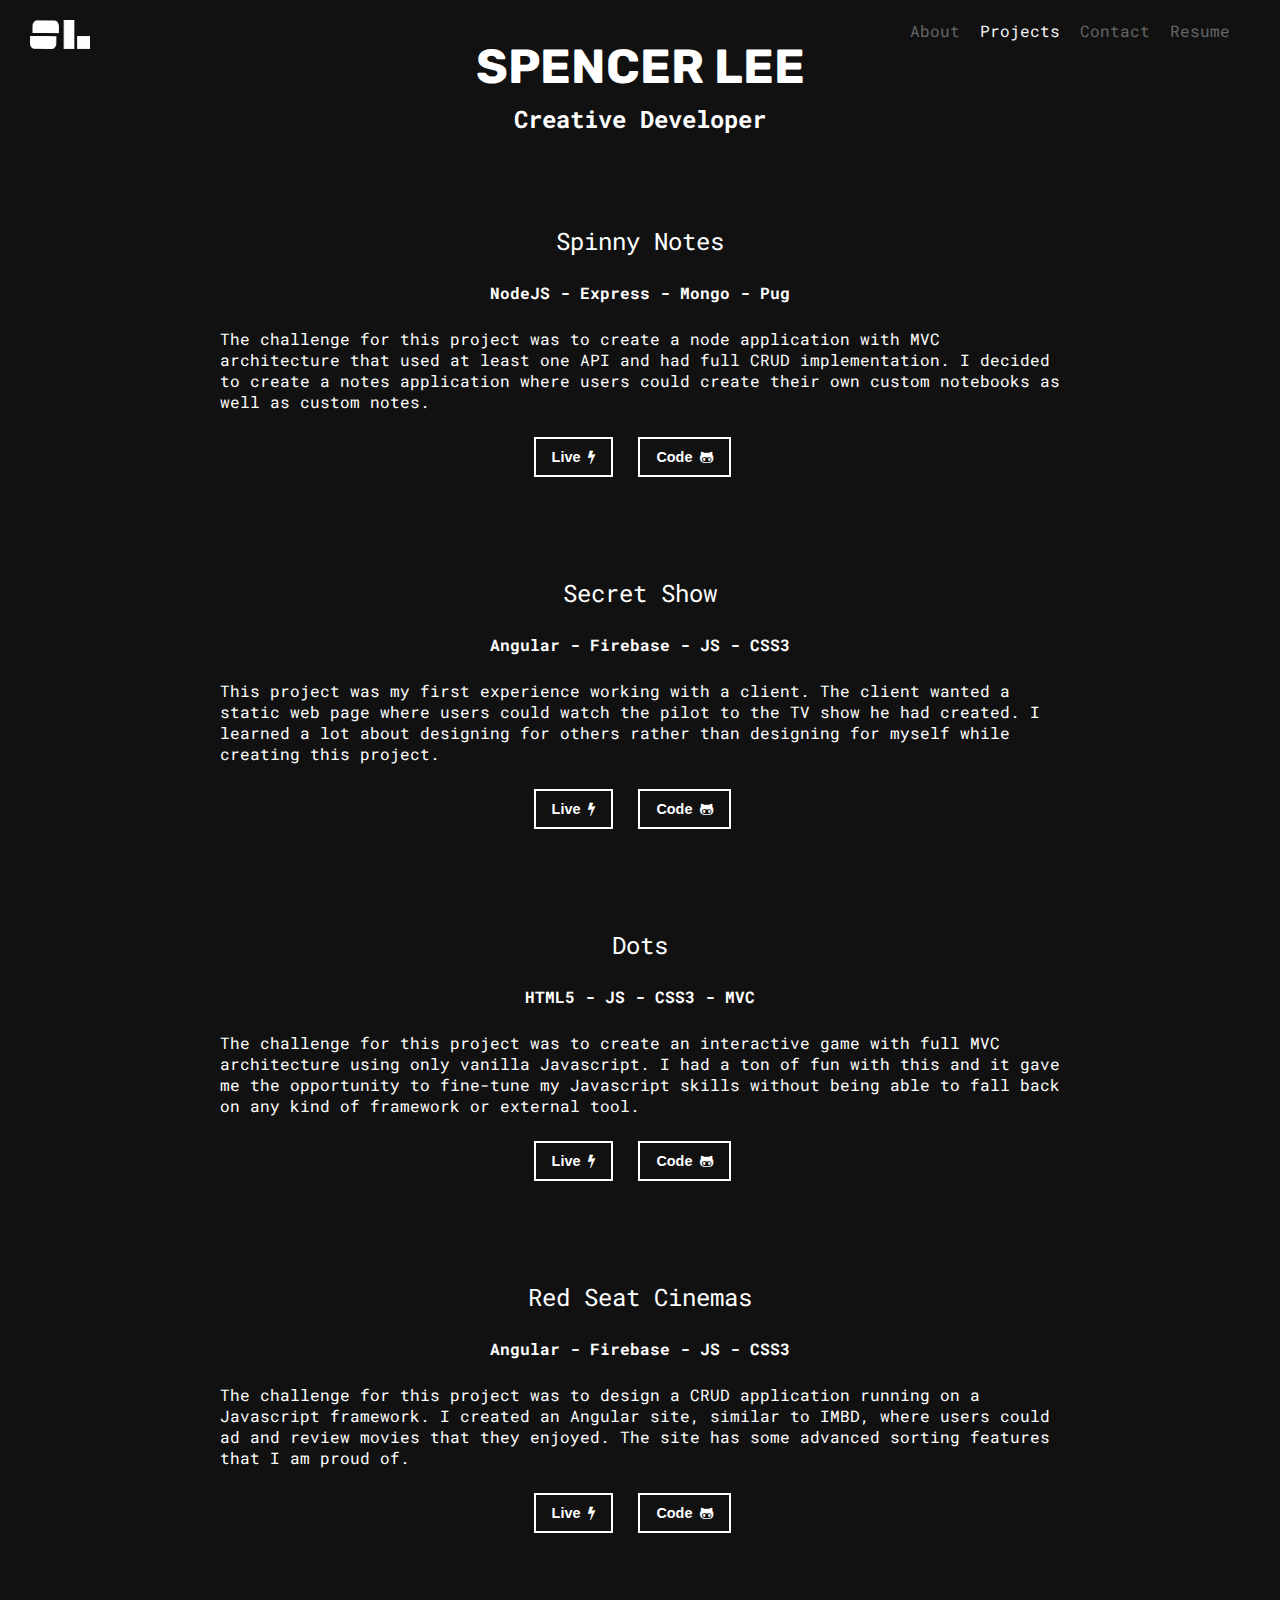
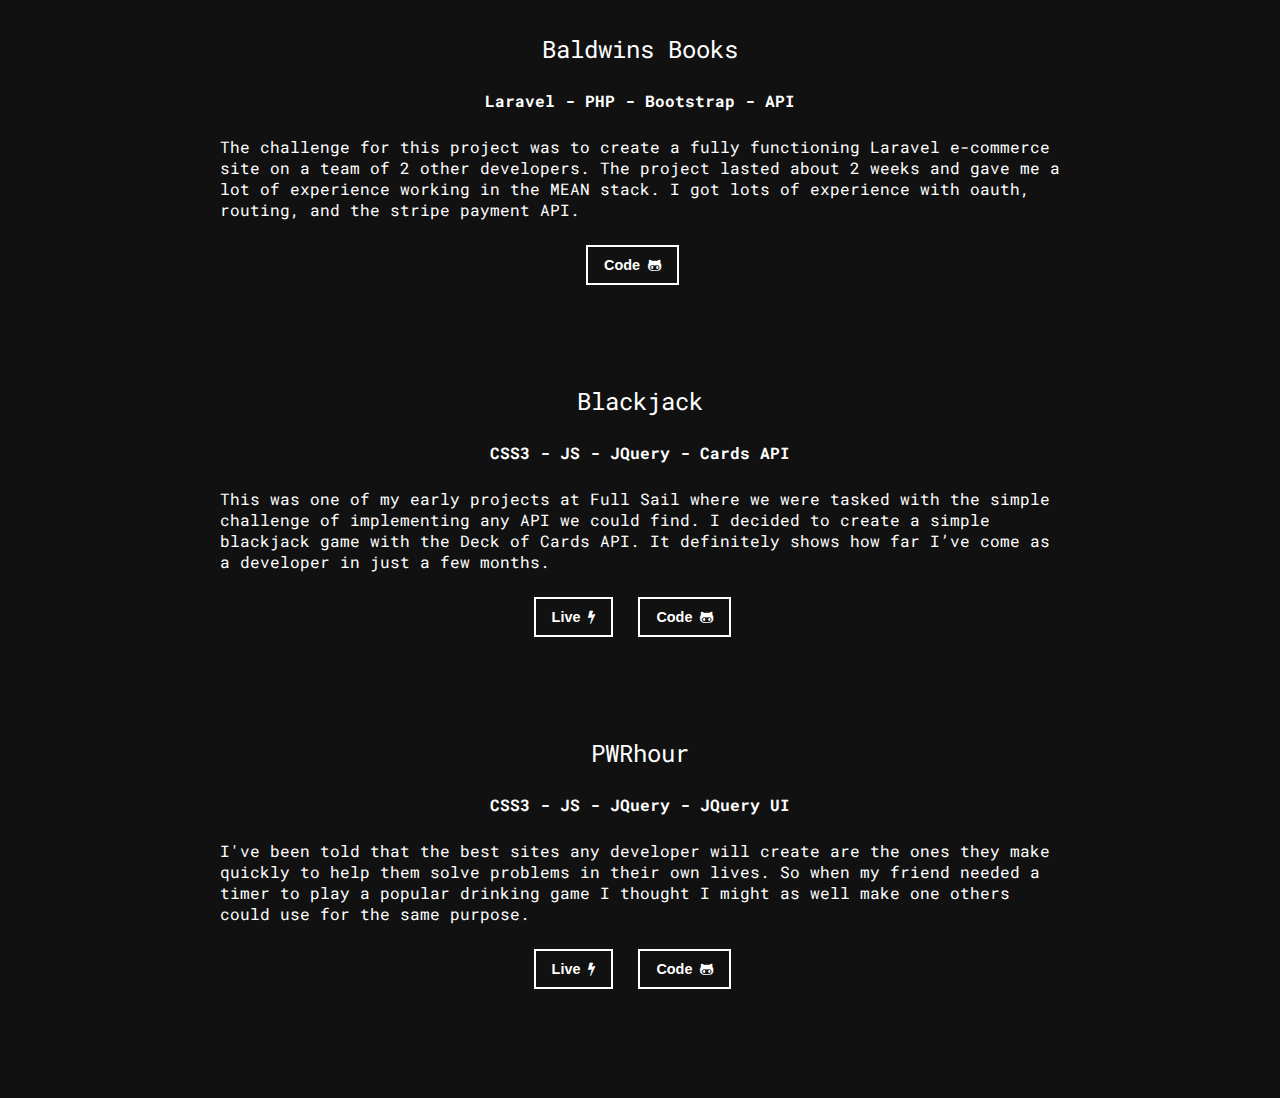
<file: index.html>
<!DOCTYPE html>
<html>
  <head>
    <meta charset="utf-8">
    <meta name="viewport" content="width=device-width, initial-scale=1.0">
    <link href="https://fonts.googleapis.com/css?family=Roboto+Mono|Rubik:900" rel="stylesheet"/>
    <link rel="shortcut icon" href="favicon.ico" type="image/x-icon">
    <link href="https://maxcdn.bootstrapcdn.com/font-awesome/4.7.0/css/font-awesome.min.css" rel="stylesheet" integrity="sha384-wvfXpqpZZVQGK6TAh5PVlGOfQNHSoD2xbE+QkPxCAFlNEevoEH3Sl0sibVcOQVnN" crossorigin="anonymous">

    <link href="css/main.css" rel="stylesheet"/>
    <title>Spencer Lee - Creative Developer</title>
    <meta name="description" content="Hi I'm Spencer Lee, a creative developer. Here you can find some of the different projects I've gotten to work on the last few months.">
    <script>
      (function(i,s,o,g,r,a,m){i['GoogleAnalyticsObject']=r;i[r]=i[r]||function(){
      (i[r].q=i[r].q||[]).push(arguments)},i[r].l=1*new Date();a=s.createElement(o),
      m=s.getElementsByTagName(o)[0];a.async=1;a.src=g;m.parentNode.insertBefore(a,m)
      })(window,document,'script','https://www.google-analytics.com/analytics.js','ga');

      ga('create', 'UA-91645267-1', 'auto');
      ga('send', 'pageview');
    </script>
  </head>
  <body>
    <img class="escape" src="images/logo.png" alt="Logo">
    <section id="header">
      <h1> SPENCER LEE </h1>
      <h2> Creative Developer </h2>
      <nav id="nav">
        <a href="http://thespencerlee.me/about"> About </a>
        <a class="active" href="http://thespencerlee.me"> Projects </a>
        <a href="http://thespencerlee.me/contact"> Contact </a>
        <a href="Lee_Spencer-Resume.pdf" target="_blank"> Resume </a>
      </nav>
    </section>

    <section id="work">
      <div>
        <ul>
          <li class="slant">
            <span class="revslant"> Spinny Notes </span>
            <div class="dropdown revslant">
              <div>
                <p> <strong> NodeJS - Express - Mongo - Pug </strong> </p>
                <p> The challenge for this project was to create a node application with MVC
                    architecture that used at least one API and had full CRUD implementation. I decided
                    to create a notes application where users could create their own custom notebooks
                    as well as custom notes.
                </p>
                <a href="http://www.spinnynotes.com" target="_blank"><button> Live&nbsp;&nbsp;<i class="fa fa-bolt" aria-hidden="true"></i></button></a>
                <a href="https://github.com/spencerlee200/spinnynotes" target="_blank"><button> Code&nbsp;&nbsp;<i class="fa fa-github-alt" aria-hidden="true"></i></button></a>
              </div>
            </div>
          </li>
          <li class="revslant">
            <span class="slant"> Secret Show </span>
            <div class="dropdown slant">
              <div>
                <p> <strong> Angular - Firebase - JS - CSS3</strong> </p>
                <p> This project was my first experience working with a client. The client wanted
                    a static web page where users could watch the pilot to the TV show he had created.
                    I learned a lot about designing for others rather than designing for myself while
                    creating this project.
                </p>
                <a href="http://thespencerlee.me/secretshow" target="_blank"><button> Live&nbsp;&nbsp;<i class="fa fa-bolt" aria-hidden="true"></i></button></a>
                <a href="https://github.com/spencerlee200/secretshow" target="_blank"><button> Code&nbsp;&nbsp;<i class="fa fa-github-alt" aria-hidden="true"></i></button></a>
              </div>
            </div>
          </li>
          <li class="slant">
            <span class="revslant"> Dots </span>
            <div class="dropdown revslant">
              <div>
                <p> <strong> HTML5 - JS - CSS3 - MVC </strong> </p>
                <p> The challenge for this project was to create an interactive game with full MVC
                    architecture using only vanilla Javascript. I had a ton of fun with this and it gave me
                    the opportunity to fine-tune my Javascript skills without being able to fall back on
                    any kind of framework or external tool.
                </p>
                <a href="http://thespencerlee.me/dots" target="_blank"><button> Live&nbsp;&nbsp;<i class="fa fa-bolt" aria-hidden="true"></i></button></a>
                <a href="https://github.com/spencerlee200/dots" target="_blank"><button> Code&nbsp;&nbsp;<i class="fa fa-github-alt" aria-hidden="true"></i></button></a>
              </div>
            </div>
          </li>
          <li class="revslant">
            <span class="slant"> Red Seat Cinemas </span>
            <div class="dropdown slant">
              <div>
                <p> <strong> Angular - Firebase - JS - CSS3 </strong> </p>
                <p> The challenge for this project was to design a CRUD application
                    running on a Javascript framework. I created an Angular site, similar to IMBD, where
                    users could ad and review movies that they enjoyed. The site has some advanced sorting
                    features that I am proud of.
                </p>
                <a href="http://thespencerlee.me/movies" target="_blank"><button> Live&nbsp;&nbsp;<i class="fa fa-bolt" aria-hidden="true"></i></button></a>
                <a href="https://github.com/spencerlee200/movies" target="_blank"><button> Code&nbsp;&nbsp;<i class="fa fa-github-alt" aria-hidden="true"></i></button></a>
              </div>
            </div>
          </li>
          <li class="slant">
            <span class="revslant"> Baldwins Books </span>
            <div class="dropdown revslant">
              <div>
                <p> <strong> Laravel - PHP - Bootstrap - API </strong> </p>
                <p> The challenge for this project was to create a fully functioning Laravel e-commerce site
                    on a team of 2 other developers. The project lasted about 2 weeks and gave me a lot of
                    experience working in the MEAN stack. I got lots of experience with oauth, routing, and
                    the stripe payment API.
                </p>
                <a href="https://github.com/spencerlee200/baldwinsbooks" target="_blank"><button> Code&nbsp;&nbsp;<i class="fa fa-github-alt" aria-hidden="true"></i></button></a>
              </div>
            </div>
          </li>
          <li class="revslant">
            <span class="slant"> Blackjack </span>
            <div class="dropdown slant">
              <div>
                <p> <strong> CSS3 - JS - JQuery - Cards API </strong> </p>
                <p> This was one of my early projects at Full Sail where we were tasked with
                    the simple challenge of implementing any API we could find. I decided to create a
                    simple blackjack game with the Deck of Cards API. It definitely shows how far I’ve
                    come as a developer in just a few months.
                </p>
                <a href="http://thespencerlee.me/blackjack" target="_blank"><button> Live&nbsp;&nbsp;<i class="fa fa-bolt" aria-hidden="true"></i></button></a>
                <a href="https://github.com/spencerlee200/blackjack" target="_blank"><button> Code&nbsp;&nbsp;<i class="fa fa-github-alt" aria-hidden="true"></i></button></a>
              </div>
            </div>
          </li>
          <li class="slant">
            <span class="revslant"> PWRhour </span>
            <div class="dropdown revslant">
              <div>
                <p> <strong> CSS3 - JS - JQuery - JQuery UI </strong> </p>
                <p> I've been told that the best sites any developer will create are the ones they
                    make quickly to help them solve problems in their own lives. So when my friend needed
                    a timer to play a popular drinking game I thought I might as well make one others could use
                    for the same purpose.
                </p>
                <a href="http://thespencerlee.me/pwrhour" target="_blank"><button> Live&nbsp;&nbsp;<i class="fa fa-bolt" aria-hidden="true"></i></button></a>
                <a href="https://github.com/spencerlee200/pwrhour" target="_blank"><button> Code&nbsp;&nbsp;<i class="fa fa-github-alt" aria-hidden="true"></i></button></a>
              </div>
            </div>
          </li>
        </ul>
      </div>
    </section>
    <script src="https://code.jquery.com/jquery-3.1.1.min.js" integrity="sha256-hVVnYaiADRTO2PzUGmuLJr8BLUSjGIZsDYGmIJLv2b8=" crossorigin="anonymous"></script>
    <script type="text/javascript" src="js/main.js"></script>
    <script>
      (function(i,s,o,g,r,a,m){i['GoogleAnalyticsObject']=r;i[r]=i[r]||function(){
      (i[r].q=i[r].q||[]).push(arguments)},i[r].l=1*new Date();a=s.createElement(o),
      m=s.getElementsByTagName(o)[0];a.async=1;a.src=g;m.parentNode.insertBefore(a,m)
      })(window,document,'script','https://www.google-analytics.com/analytics.js','ga');

      ga('create', 'UA-91645267-1', 'auto');
      ga('send', 'pageview');
    </script>
  </body>
</html>
</file>
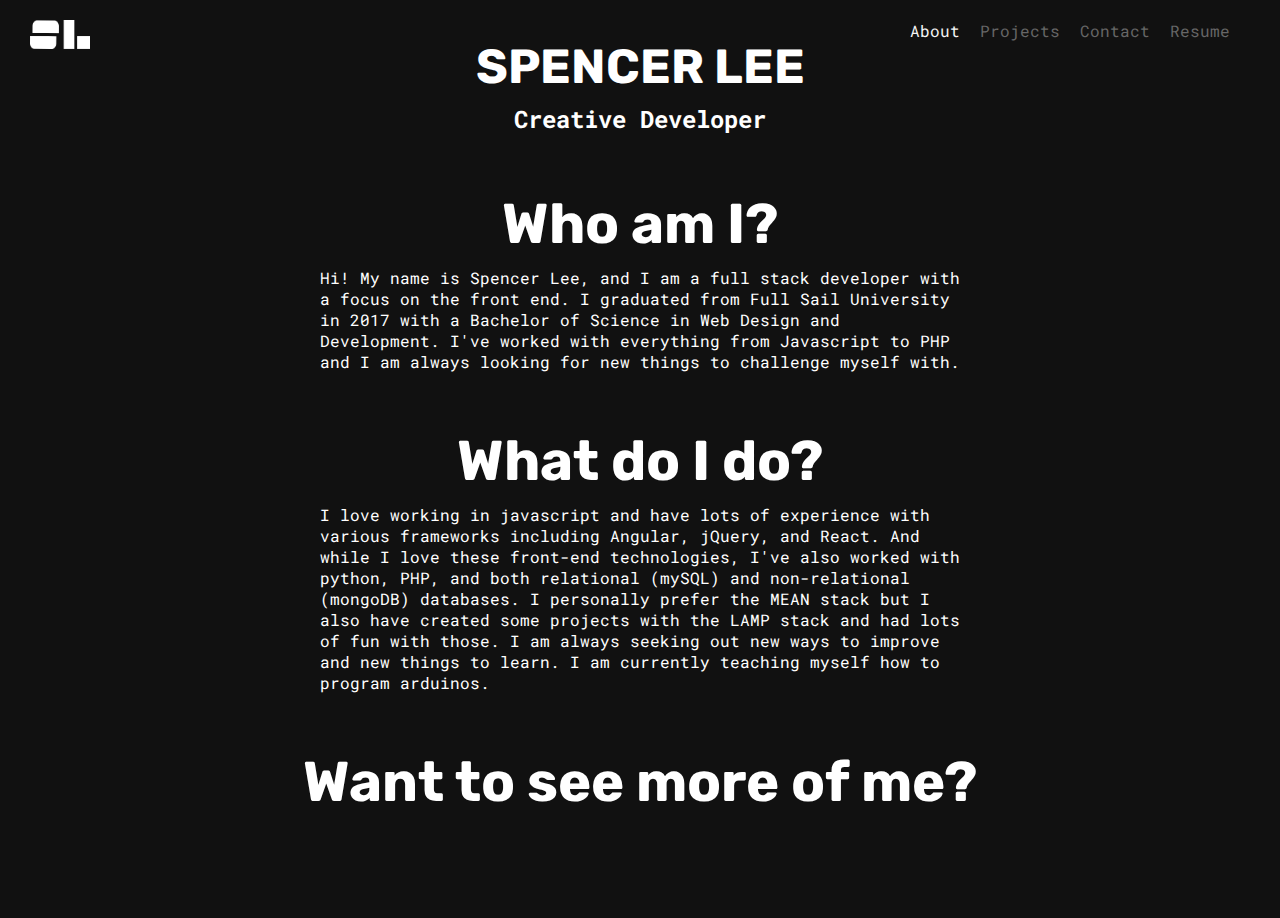
<file: about.html>
<!DOCTYPE html>
<html>
  <head>
    <meta charset="utf-8">
    <meta name="viewport" content="width=device-width, initial-scale=1.0">
    <link href="https://file.myfontastic.com/n6vo44Re5QaWo8oCKShBs7/icons.css" rel="stylesheet"/>
    <link href="https://fonts.googleapis.com/css?family=Roboto+Mono|Rubik:900" rel="stylesheet"/>
    <link href="css/main.css" rel="stylesheet"/>
    <link rel="shortcut icon" href="favicon.ico" type="image/x-icon">
    <title>About Spencer Lee – Creative Developer</title>
    <meta name="description" content="Hi my name is Spencer Lee and I am a creative developer. I have experience in everything from javascript to php with lots of frameworks thrown in.">
    <script>
      (function(i,s,o,g,r,a,m){i['GoogleAnalyticsObject']=r;i[r]=i[r]||function(){
      (i[r].q=i[r].q||[]).push(arguments)},i[r].l=1*new Date();a=s.createElement(o),
      m=s.getElementsByTagName(o)[0];a.async=1;a.src=g;m.parentNode.insertBefore(a,m)
      })(window,document,'script','https://www.google-analytics.com/analytics.js','ga');

      ga('create', 'UA-91645267-1', 'auto');
      ga('send', 'pageview');
    </script>
  </head>
  <body>
    <img class="escape" src="images/logo.png" alt="Logo">
    <section id="header">
      <h1> SPENCER LEE </h1>
      <h2> Creative Developer </h2>
      <nav id="nav">
        <a class="active" href="http://thespencerlee.me/about"> About </a>
        <a href="http://thespencerlee.me"> Projects </a>
        <a href="http://thespencerlee.me/contact"> Contact </a>
        <a href="Lee_Spencer-Resume.pdf" target="_blank"> Resume </a>
      </nav>
    </section>

    <section id="about">
      <h3> Who am I? </h3>
      <p> Hi! My name is Spencer Lee, and I am a full stack developer with a focus on the front end.
          I graduated from Full Sail University in 2017 with a Bachelor of Science in Web Design and Development.
          I've worked with everything from Javascript to PHP and I am always looking for new things to
          challenge myself with. </p>

      <h3> What do I do?</h3>
      <p> I love working in javascript and have lots of experience with various frameworks including Angular, jQuery, and React. And while I love these front-end technologies, I've also worked
          with python, PHP, and both relational (mySQL) and non-relational (mongoDB) databases. I personally prefer the MEAN stack but I also have created some projects with the LAMP stack and had lots
          of fun with those. I am always seeking out new ways to improve and new things to learn. I am currently teaching myself how to program arduinos.</p>

      <h3> Want to see more of me? </h3>
      <p id="reach">
        <a href="https://github.com/spencerlee200/Portfolio/tree/master" target="_blank"><span class="socicon-github"></span></a>
        <a href="https://www.linkedin.com/in/spencer-lee-76b638112?trk=hp-identity-photo" target="_blank"><span class="socicon-linkedin"></span></a>
        <a href="https://twitter.com/homme_qui_dort" target="_blank"><span class="socicon-twitter"></span></a>
        <a href="https://www.instagram.com/mlspencer00/?hl=en" target="_blank"><span class="socicon-instagram"></span></a>
        <!-- To be added when I get some articles published -->
        <!-- <a href="https://www.instagram.com/mlspencer00/?hl=en" target="_blank"><span class="socicon-medium"></span></a> -->
      </p>
    </section>
  </body>
</html>
</file>
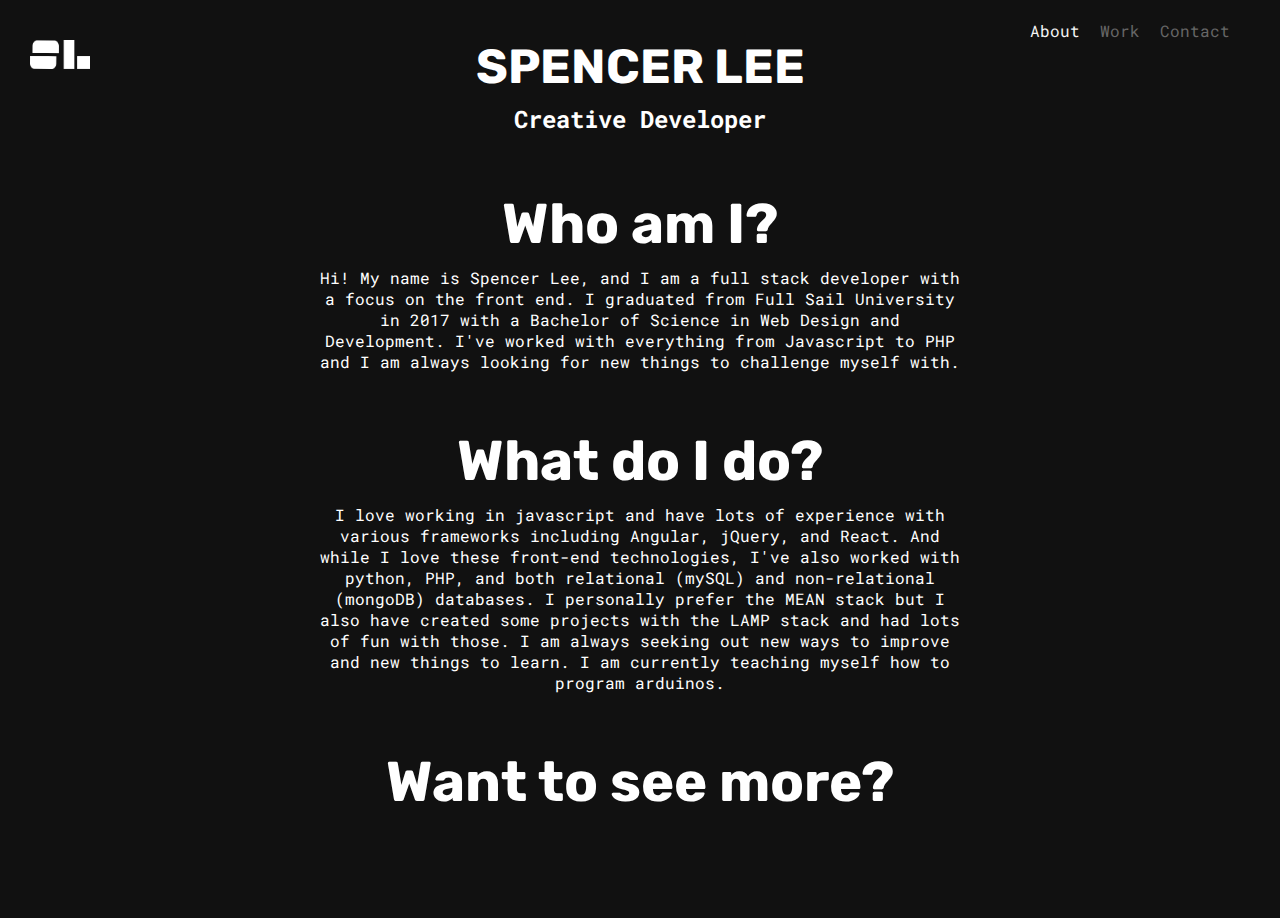
<file: src/about.html>
<!DOCTYPE html>
<html>
  <head>
    <meta charset="utf-8">
    <meta name="viewport" content="width=device-width, initial-scale=1.0">
    <link href="https://file.myfontastic.com/n6vo44Re5QaWo8oCKShBs7/icons.css" rel="stylesheet"/>
    <link href="https://fonts.googleapis.com/css?family=Roboto+Mono|Rubik:900" rel="stylesheet"/>
    <link href="css/main.css" rel="stylesheet"/>
    <link rel="shortcut icon" href="favicon.ico" type="image/x-icon">
    <title>Spencer Lee</title>
    <script>
      (function(i,s,o,g,r,a,m){i['GoogleAnalyticsObject']=r;i[r]=i[r]||function(){
      (i[r].q=i[r].q||[]).push(arguments)},i[r].l=1*new Date();a=s.createElement(o),
      m=s.getElementsByTagName(o)[0];a.async=1;a.src=g;m.parentNode.insertBefore(a,m)
      })(window,document,'script','https://www.google-analytics.com/analytics.js','ga');

      ga('create', 'UA-91645267-1', 'auto');
      ga('send', 'pageview');
    </script>
  </head>
  <body>
    <img class="escape" src="images/logo.png" alt="Logo">
    <section id="header">
      <h1> SPENCER LEE </h1>
      <h2> Creative Developer </h2>
      <nav id="nav">
        <a class="active" href="about.html"> About </a>
        <a href="index.html"> Work </a>
        <a href="contact.html"> Contact </a>
      </nav>
    </section>

    <section id="about">
      <h3> Who am I? </h3>
      <p> Hi! My name is Spencer Lee, and I am a full stack developer with a focus on the front end.
          I graduated from Full Sail University in 2017 with a Bachelor of Science in Web Design and Development.
          I've worked with everything from Javascript to PHP and I am always looking for new things to
          challenge myself with. </p>

      <h3> What do I do?</h3>
      <p> I love working in javascript and have lots of experience with various frameworks including Angular, jQuery, and React. And while I love these front-end technologies, I've also worked
          with python, PHP, and both relational (mySQL) and non-relational (mongoDB) databases. I personally prefer the MEAN stack but I also have created some projects with the LAMP stack and had lots
          of fun with those. I am always seeking out new ways to improve and new things to learn. I am currently teaching myself how to program arduinos.</p>

      <h3> Want to see more? </h3>
      <p id="reach">
        <a href="https://github.com/spencerlee200/Portfolio/tree/master"><span class="socicon-github"></span></a>
        <a href="https://www.linkedin.com/in/spencer-lee-76b638112?trk=hp-identity-photo"><span class="socicon-linkedin"></span></a>
        <a href="https://www.instagram.com/mlspencer00/?hl=en"><span class="socicon-instagram"></span></a>
      </p>
    </section>
  </body>
</html>
</file>
<file: css/main.css>
/*//////////////////////////////////////
          General and Navigation
//////////////////////////////////////*/
body {
  background: #111;
  font-family: 'Roboto Mono', monospace;
  color: white;
  margin: 0;
}

a {
  text-decoration: none;
  color: white;
}

#header {
  text-align: center;
}

#header h1 {
  font-family: 'Rubik', sans-serif;
  font-size: 3em;
  margin: 8px auto;
  padding-top: 30px;
}

#header h2 {
  font-size: 1.5em;
  margin: 2px auto;
}

#nav {
  float: right;
  top: 20px;
  right: 30px;
  position: absolute;
}

#nav a {
  color: #666;
  float: left;
  margin-right: 20px;
}

#nav a:hover, #nav a.active:hover {
  color: white;
}

#nav a.active {
  color: whitesmoke;
}

.escape {
  width: 60px;
  top: 20px;
  left: 30px;
  position: absolute;
}

.hidden {
  display: none;
}

/*//////////////////////////////////////
                Work
//////////////////////////////////////*/
#work ul {
  list-style: none;
  padding-left: 0;
  margin-left: 0;
  margin-top: 50px;
}

#work ul li {
  padding: 40px;
  text-align: center;
  margin-bottom: 20px;
}

#work ul li:hover {
  cursor: pointer;
}

#work li span {
  display: block;
  font-size: 1.5em;
  vertical-align: middle;
}

.slant {
  -webkit-transform: skewY(5deg);
     -moz-transform: skewY(5deg);
      -ms-transform: skewY(5deg);
          transform: skewY(5deg);
}

.revslant {
  -webkit-transform: skewY(-5deg);
     -moz-transform: skewY(-5deg);
      -ms-transform: skewY(-5deg);
          transform: skewY(-5deg);
}

.dropdown {
  height: auto;
  display: block;
  background: none;
}

.dropdown div {
  text-align: center;
}

.dropdown p {
  width: 70%;
  text-align: left;
  margin: 25px auto;
}

.dropdown p:first-of-type {
  text-align: center;
}

.dropdown button {
  padding: 10px 16px;
  border: 2px solid white;
  color: white;
  font-size: .9em;
  font-weight: bolder;
  background: inherit;
}

.dropdown button:hover {
  background: rgba(0, 0, 0, .1);
  transform: scale(1.1);
  color: darken;
}

.dropdown button:first-of-type {
  margin-right: 15px;
}

.down, .up {
  font-size: 2em;
}

/*//////////////////////////////////////
                About
//////////////////////////////////////*/
#about {
  clear: both;
  margin-bottom: 50px;
}

#about h3, #contact h3 {
  text-align: center;
  font-family: 'Rubik', sans-serif;
  font-size: 3.5em;
  margin-bottom: 10px;
}

#about p {
  width: 50%;
  text-align: left;
  margin: 0 auto;
}

#about p:last-of-type {
  text-align: center;
}

#reach span {
  font-size: 2em;
  padding: 0px 20px;
}

#reach span:hover {
  background: linear-gradient(330deg, #e05252 0%, #99e052 25%, #52e0e0 50%, #9952e0 75%, #e05252 100%);
  -webkit-background-clip: text;
  -webkit-text-fill-color: transparent;
  -moz- background: #111;
  -moz- color: #00CC99;
}

/*//////////////////////////////////////
                Contact
//////////////////////////////////////*/
#contact form {
  text-align: left;
  width: 20%;
  margin-left: 40%;
}

#contact form > input, #contact form > textarea{
  padding: 10px 5px;
  margin: 5px auto;
  width: 100%;
  border: none;
}

#contact form > button {
  padding: 5px 7px;
  background: white;
  border: none;
  border-radius: 10%;
}

#contact form > button:hover {
  background: #00cc99;
  color: white;
}

/*//////////////////////////////////////
          Media Queries
//////////////////////////////////////*/
@media screen and (max-width: 990px) {
  #nav {
    position: static;
    float: none;
    margin: 0 auto;
    width: 100%;
  }

  #nav > a {
    width: calc(100%/4);
    margin: 0 0;
    padding: 20px 0;
  }

  #work {
    clear: both;
  }

  #about p {
    width: 90%;
  }

  #contact form {
    width: 70%;
    margin-left: 15%;
  }

  #work ul {
    margin-top: 80px;
  }
}

@media screen and (max-width: 615px) {
  .escape {
    display: none;
  }

  .dropdown p {
    width: 95%;
  }

  .dropdown p:first-of-type {
    font-size: 1em;
  }
}
</file>
<file: src/css/main.css>
/*//////////////////////////////////////
          General and Navigation
//////////////////////////////////////*/
body {
  background: #111;
  font-family: 'Roboto Mono', monospace;
  color: white;
  margin: 0;
}

a {
  text-decoration: none;
  color: white;
}

#header {
  text-align: center;
}

#header h1 {
  font-family: 'Rubik', sans-serif;
  font-size: 3em;
  margin: 8px auto;
  padding-top: 30px;
}

#header h2 {
  font-size: 1.5em;
  margin: 2px auto;
}

#nav {
  float: right;
  top: 20px;
  right: 30px;
  position: absolute;
}

#nav a {
  color: #666;
  float: left;
  margin-right: 20px;
}

#nav a:hover, #nav a.active:hover {
  color: white;
}

#nav a.active {
  color: whitesmoke;
}

.escape {
  width: 60px;
  top: 40px;
  left: 30px;
  position: absolute;
}

/*//////////////////////////////////////
                Work
//////////////////////////////////////*/
#work ul {
  list-style: none;
  padding-left: 0;
  margin-left: 0;
  margin-top: 30px;
}

#work ul li {
  height: 150px;
  text-align: center;
  -webkit-transform: skewY(2deg);
     -moz-transform: skewY(2deg);
      -ms-transform: skewY(2deg);
          transform: skewY(2deg);
}

#work ul li a {
  display: block;
  height: 150px;
  line-height: 150px;
  font-size: 1.5em;
  vertical-align: middle;
}

#work ul li:hover {
  height: 160px;
}

#work ul li a:hover {
  -webkit-transform: skewY(-2deg);
     -moz-transform: skewY(-2deg);
      -ms-transform: skewY(-2deg);
          transform: skewY(-2deg);
}

#work img {
  width: 100%:
  height: 200px;
}

/*//////////////////////////////////////
                About
//////////////////////////////////////*/
#about {
  clear: both;
  margin-bottom: 50px;
}

#about h3, #contact h3 {
  text-align: center;
  font-family: 'Rubik', sans-serif;
  font-size: 3.5em;
  margin-bottom: 10px;
}

#about p {
  width: 50%;
  text-align: center;
  margin: 0 auto;
}

#reach span {
  font-size: 2em;
  padding: 0px 20px;
}

#reach span:hover {
  color: #00cc99;
}

/*//////////////////////////////////////
                Contact
//////////////////////////////////////*/
#contact form {
  text-align: left;
  width: 20%;
  margin-left: 40%;
}

#contact form > input, #contact form > textarea{
  padding: 10px 5px;
  margin: 5px auto;
  width: 100%;
  border: none;
}

#contact form > button {
  padding: 5px 7px;
  background: white;
  border: none;
  border-radius: 10%;
}

#contact form > button:hover {
  background: #00cc99;
  color: white;
}

/*//////////////////////////////////////
          Media Queries
//////////////////////////////////////*/
@media screen and (max-width: 990px) {
  #nav {
    position: static;
    float: none;
    margin: 0 auto;
    width: 100%;
  }

  #nav > a {
    width: calc(100%/3);
    margin: 0 0;
    padding: 20px 0;
  }

  #work {
    clear: both;
  }

  #about p {
    width: 90%;
  }

  #contact form {
    width: 70%;
    margin-left: 15%;
  }
}

@media screen and (max-width: 615px) {
  .escape {
    display: none;
  }
}
</file>
